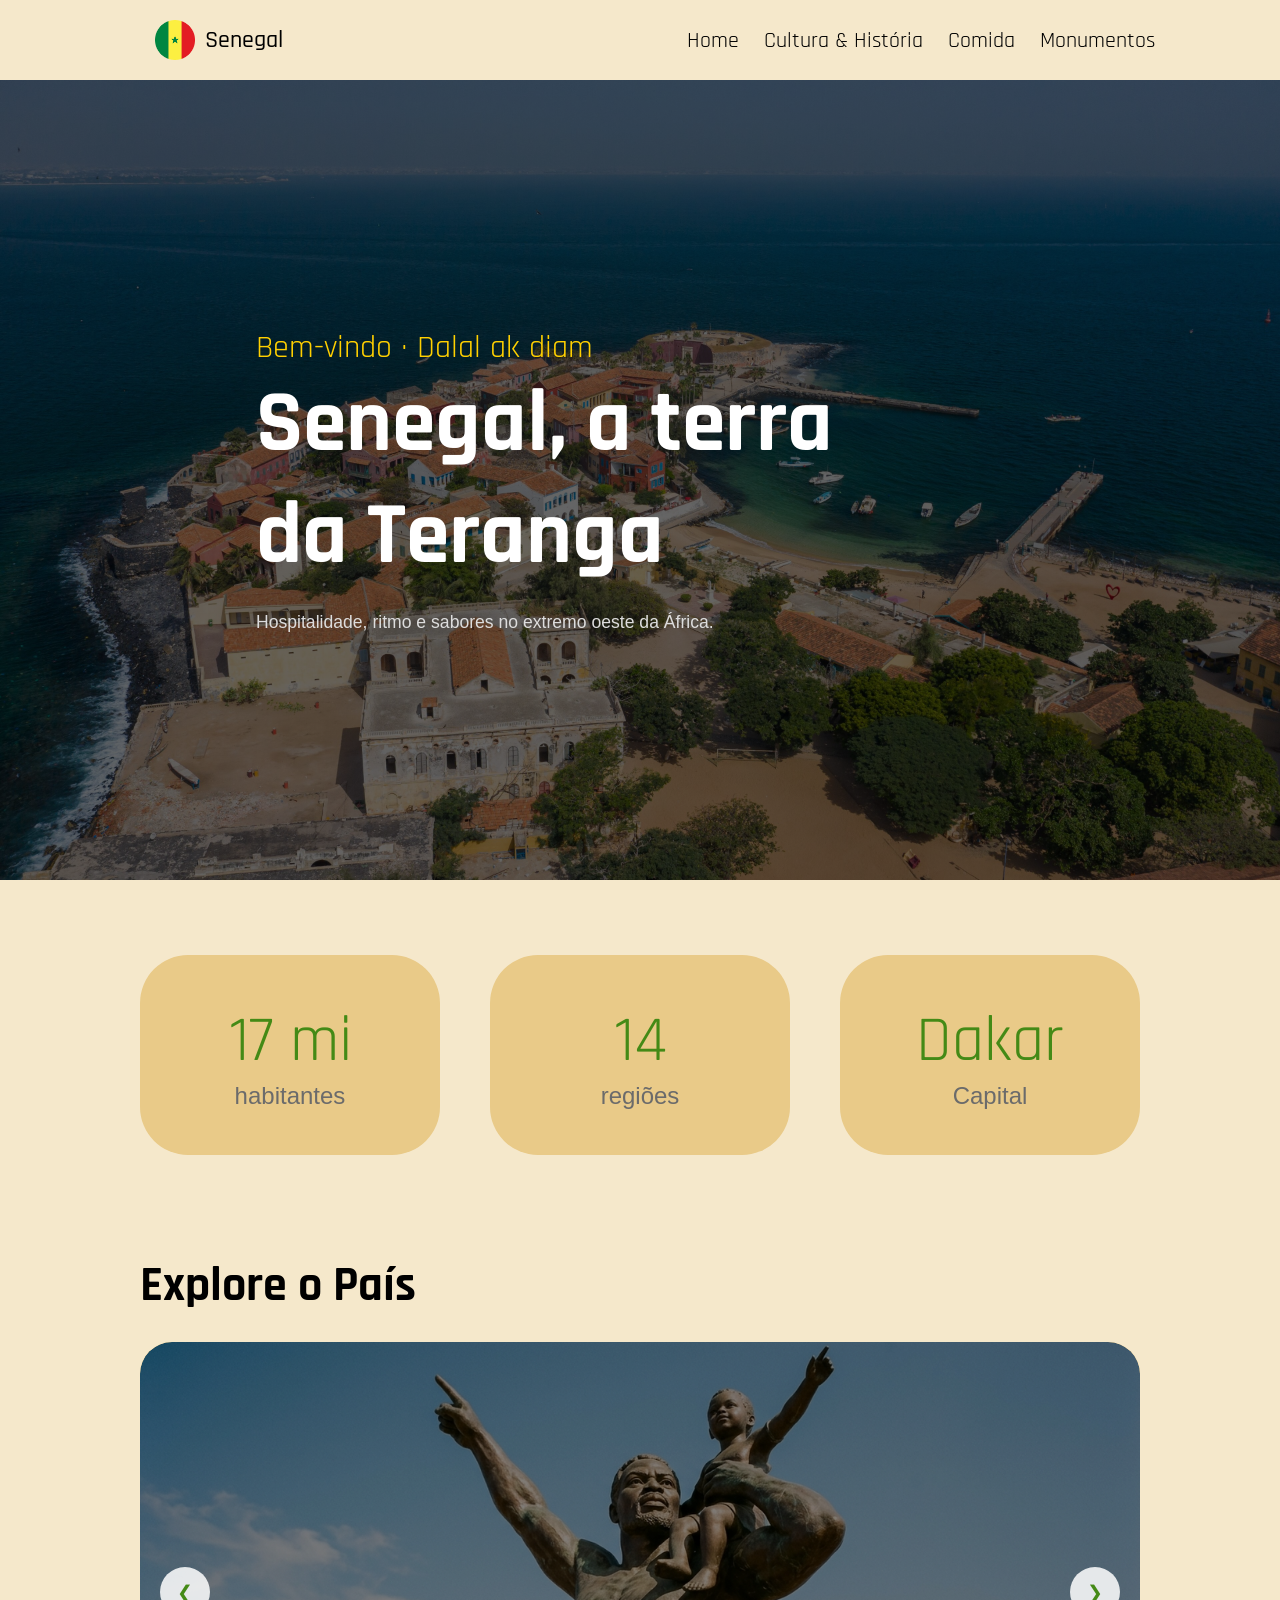
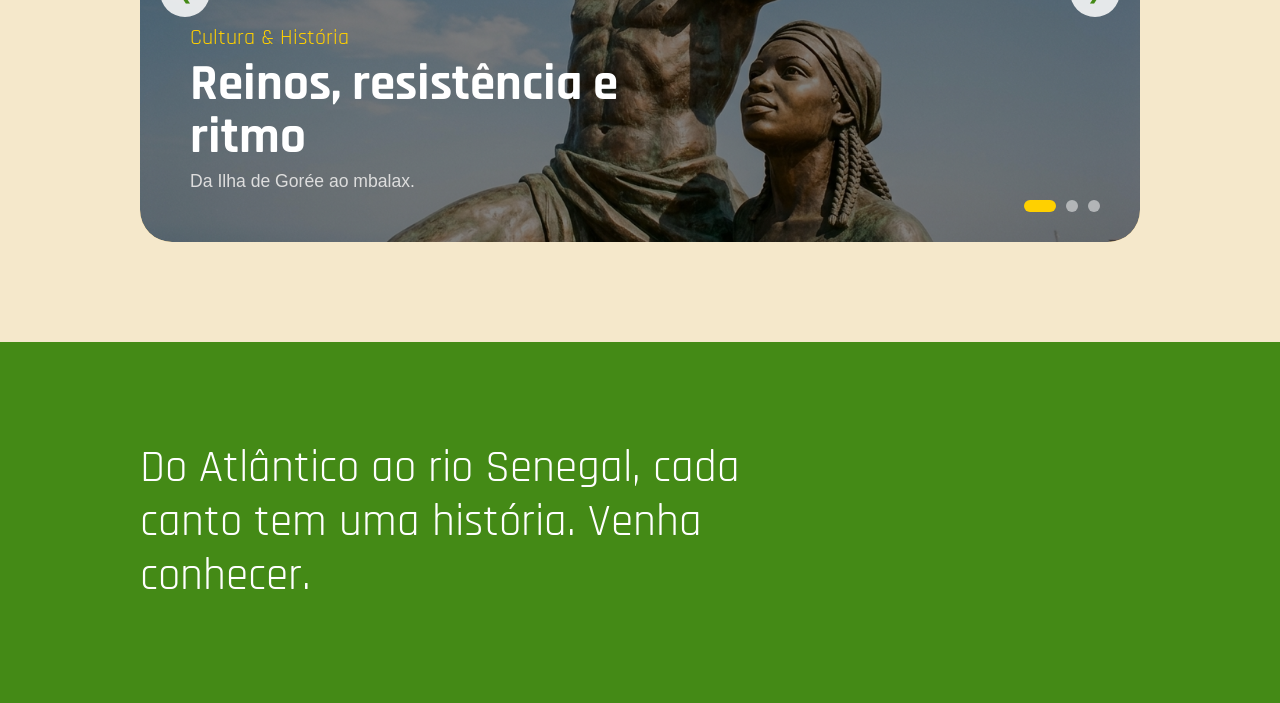
<file: index.html>
<!DOCTYPE html>
<html lang="pt-BR">

<head>
    <meta charset="UTF-8">
    <meta name="viewport" content="width=device-width, initial-scale=1.0">
    <title>Senegal</title>
    <link rel="stylesheet" href="./css/index.css">
    <link rel="stylesheet" href="./css/default.css">
    <script src="./js/index.js" defer></script>
    <script src="./js/default.js" defer></script>
</head>

<body>
    <header class="header">
        <div class="header__content">
            <a class="header__link" href="index.html">
                <img class="header__link__img" src="./assets/imgs/logo.png" />
                <h1 class="header__link__text">
                    Senegal
                </h1>
            </a>
            <nav class="header__nav">
                <ul class="header__nav__list">
                    <li class="header__nav__list-item">
                        <a href="index.html" class="header__nav__link">
                            Home
                        </a>
                    </li>
                    <li class="header__nav__list-item">
                        <a href="culturahistoria.html" class="header__nav__link">
                            Cultura & História
                        </a>
                    </li>
                    <li class="header__nav__list-item">
                        <a href="comida.html" class="header__nav__link">
                            Comida
                        </a>
                    </li>
                    <li class="header__nav__list-item">
                        <a href="monumento.html" class="header__nav__link">
                            Monumentos
                        </a>
                    </li>
                </ul>
            </nav>
            <button class="header__menu-button" type="button">
                    ☰
            </button>
        </div>

    </header>
    <section class="hero-section">
        <span class="hero-section__span1">
            Bem-vindo · Dalal ak diam
        </span>
        <h2 class="hero-section__title">
            Senegal, a terra da Teranga
        </h2>
        <span class="hero-section__span2">
            Hospitalidade, ritmo e sabores no extremo oeste da África.
        </span>
    </section>
    <section class="country-stats-section">
        <ul class="country-stats-section__list">
            <li class="country-stats-section__list-item">
                <span class="country-stats-section__list-item__span1">
                    17 mi
                </span>
                <span class="country-stats-section__list-item__span2">
                    habitantes
                </span>
            </li>
            <li class="country-stats-section__list-item">
                <span class="country-stats-section__list-item__span1">
                    14
                </span>
                <span class="country-stats-section__list-item__span2">
                    regiões
                </span>
            </li>
            <li class="country-stats-section__list-item">
                <span class="country-stats-section__list-item__span1">
                    Dakar
                </span>
                <span class="country-stats-section__list-item__span2">
                    Capital
                </span>
            </li>
        </ul>
    </section>
    <section class="carousel-section">
        <h2 class="carousel-section-title">
            Explore o País
        </h2>
        <div class="carousel-section__wrapper" role="region">
            <ul class="carousel-section__carousel">
                <li class="carousel-item carousel-item--active">
                    <a class="carousel-item__link" href="culturahistoria.html">
                        <img src="./assets/imgs/culturahistoria/bg.jpeg" class="carousel-img"
                            alt="Música e cultura do Senegal">
                        <div class="carousel-item__caption">
                            <span class="carousel-item__tag">Cultura & História</span>
                            <h3 class="carousel-item__title">Reinos, resistência e ritmo</h3>
                            <span class="carousel-item__text">Da Ilha de Gorée ao mbalax.</span>
                        </div>
                    </a>
                </li>
                <li class="carousel-item">
                    <a class="carousel-item__link" href="comida.html">
                        <img src="./assets/imgs/comida/bg.jpg" class="carousel-img"
                            alt="Thieboudienne, prato nacional do Senegal">
                        <div class="carousel-item__caption">
                            <span class="carousel-item__tag">Comida</span>
                            <h3 class="carousel-item__title">Sabores da Teranga</h3>
                            <span class="carousel-item__text">Thieboudienne, yassa, mafé e bissap.</span>
                        </div>
                    </a>
                </li>
                <li class="carousel-item">
                    <a class="carousel-item__link" href="monumento.html">
                        <img src="./assets/imgs/monumento/bg.webp" class="carousel-img"
                            alt="Monumento do Renascimento Africano em Dakar">
                        <div class="carousel-item__caption">
                            <span class="carousel-item__tag">Monumentos</span>
                            <h3 class="carousel-item__title">Lugares para visitar</h3>
                            <span class="carousel-item__text">Lago Rosa, Gorée, Touba e muito mais.</span>
                        </div>
                    </a>
                </li>
            </ul>
            <button class="carousel-section__button carousel-section__button--prev" type="button">&#10094;</button>
            <button class="carousel-section__button carousel-section__button--next" type="button">&#10095;</button>
            <div class="carousel-section__dots"></div>
        </div>
    </section>
    <footer class="home-quote-footer">
        <blockquote class="home-quote-footer__quote">
            <p class="home-quote-footer__quote__text">
                Do Atlântico ao rio Senegal, cada canto tem uma história. Venha conhecer.
            </p>
        </blockquote>
    </footer>
</body>

</html>
</file>
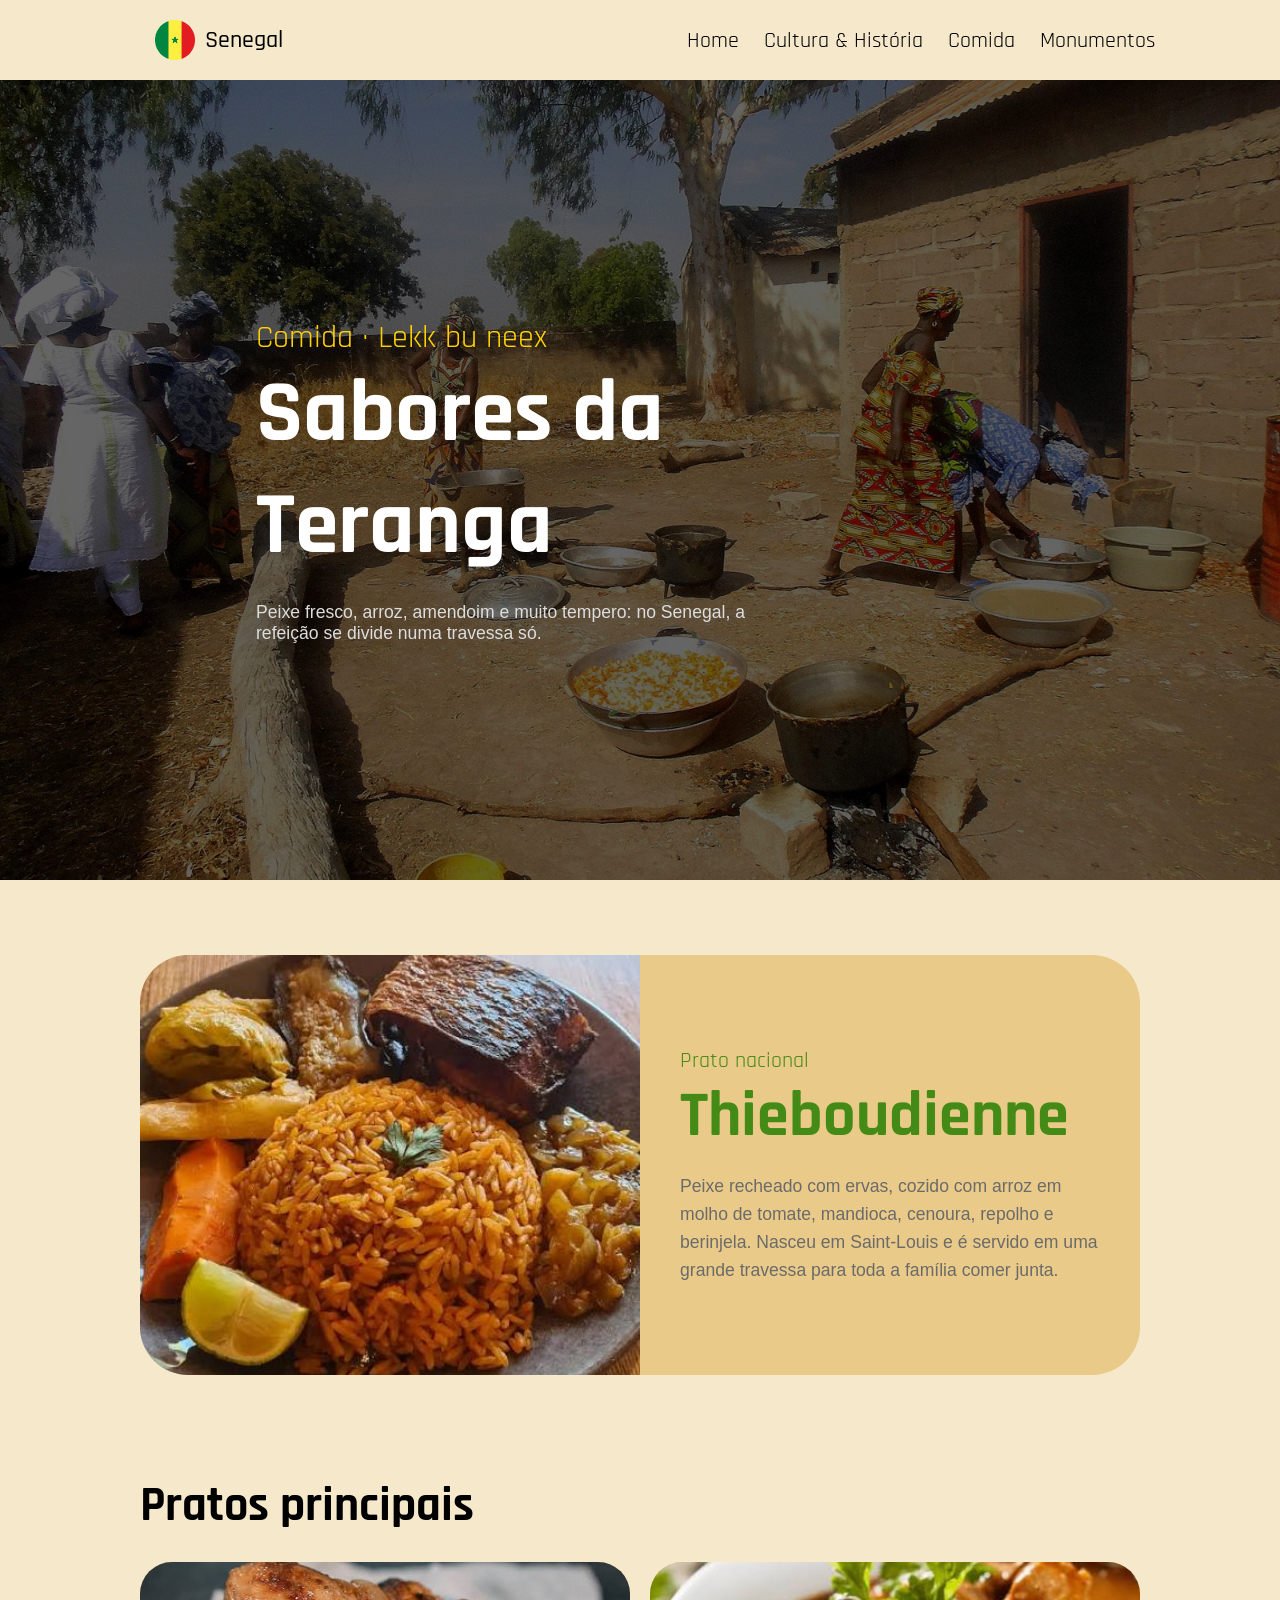
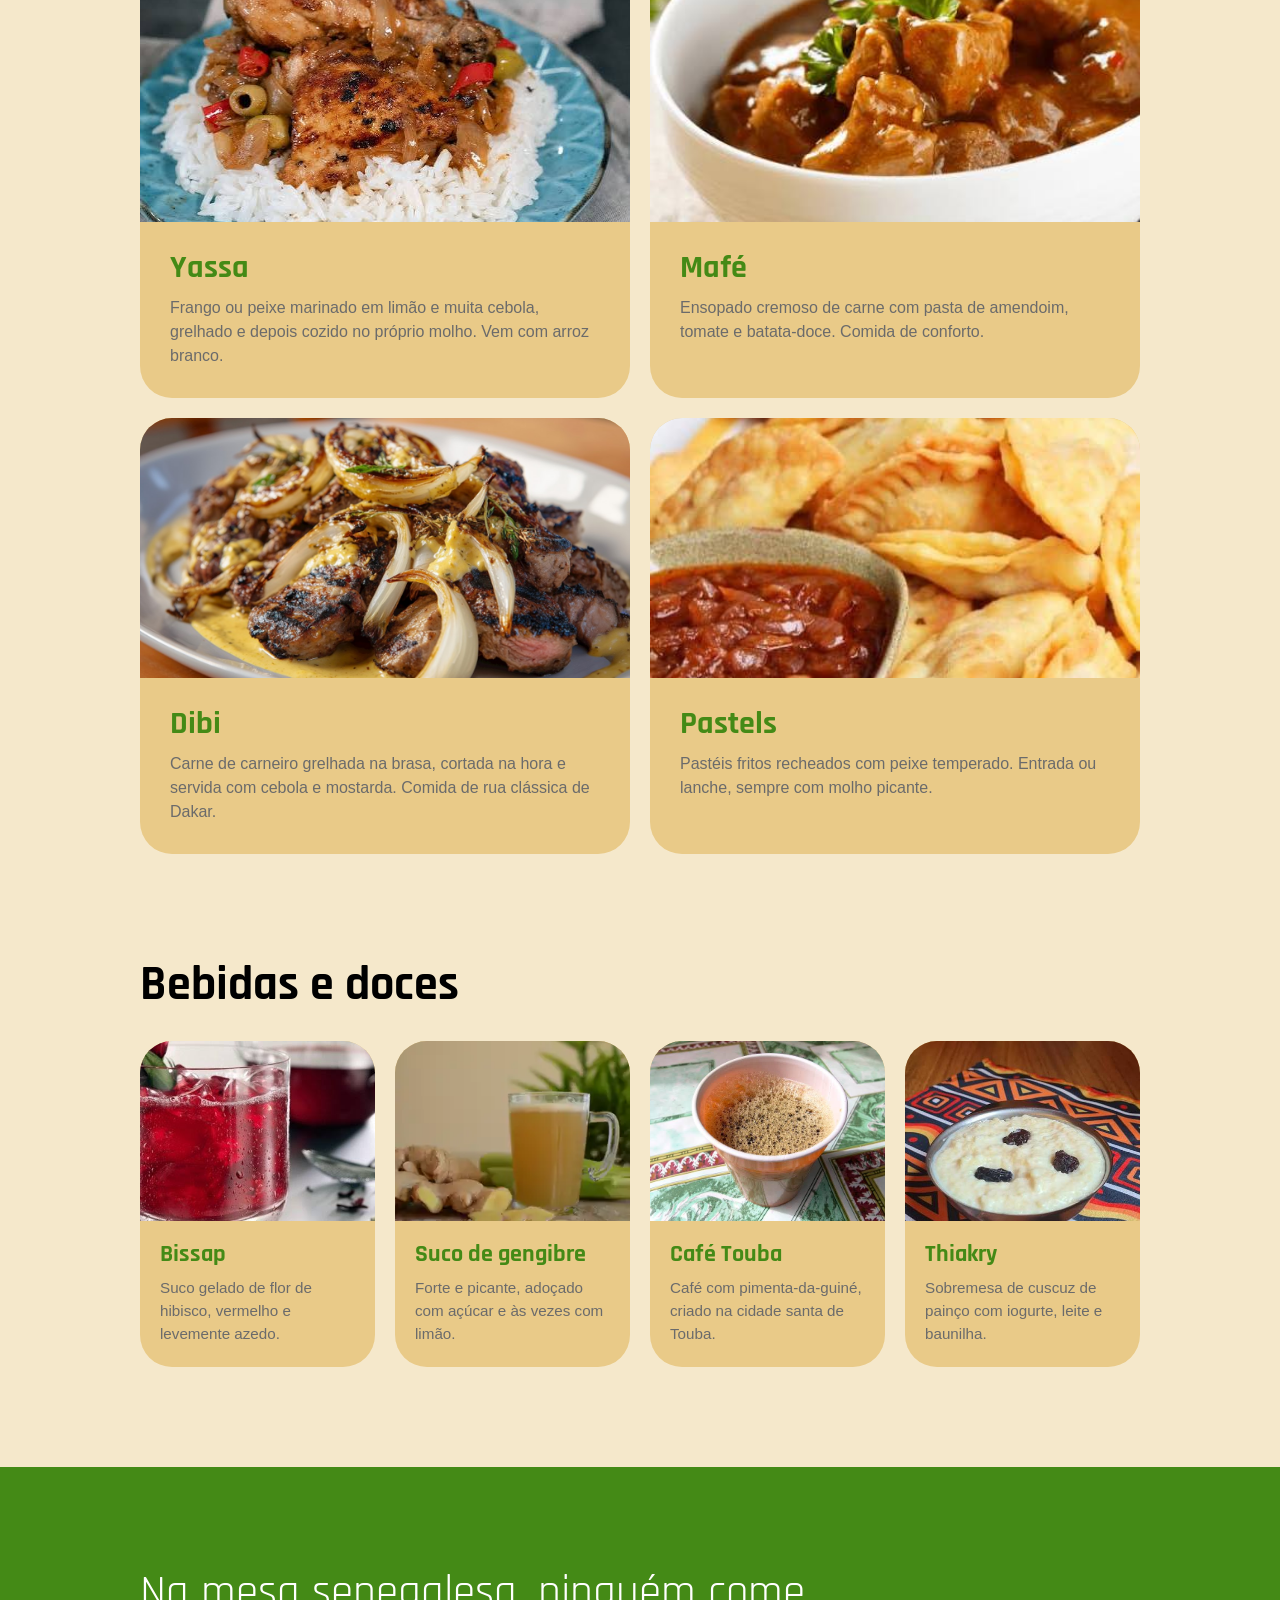
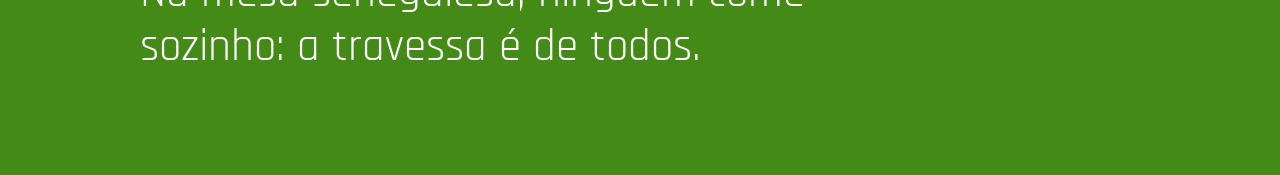
<file: comida.html>
<!DOCTYPE html>
<html lang="pt-BR">

<head>
    <meta charset="UTF-8">
    <meta name="viewport" content="width=device-width, initial-scale=1.0">
    <title>Comida · Senegal</title>
    <link rel="stylesheet" href="./css/default.css">
    <link rel="stylesheet" href="./css/comida.css">
    <script src="./js/default.js" defer></script>
</head>

<body>
    <header class="header">
        <div class="header__content">
            <a class="header__link" href="index.html">
                <img class="header__link__img" src="./assets/imgs/logo.png" />
                <h1 class="header__link__text">
                    Senegal
                </h1>
            </a>
            <nav class="header__nav">
                <ul class="header__nav__list">
                    <li class="header__nav__list-item">
                        <a href="index.html" class="header__nav__link">
                            Home
                        </a>
                    </li>
                    <li class="header__nav__list-item">
                        <a href="culturahistoria.html" class="header__nav__link">
                            Cultura & História
                        </a>
                    </li>
                    <li class="header__nav__list-item">
                        <a href="comida.html" class="header__nav__link">
                            Comida
                        </a>
                    </li>
                    <li class="header__nav__list-item">
                        <a href="monumento.html" class="header__nav__link">
                            Monumentos
                        </a>
                    </li>
                </ul>
            </nav>
            <button class="header__menu-button" type="button">
                    ☰
            </button>
        </div>

    </header>

    <section class="food-hero-section">
        <span class="food-hero-section__span1">
            Comida · Lekk bu neex
        </span>
        <h2 class="food-hero-section__title">
            Sabores da Teranga
        </h2>
        <span class="food-hero-section__span2">
            Peixe fresco, arroz, amendoim e muito tempero: no Senegal, a refeição se divide numa travessa só.
        </span>
    </section>

    <section class="featured-dish-section">
        <div class="featured-dish-section__content">
            <img class="featured-dish-section__img" src="./assets/imgs/comida/thieboudienne.jpg"
                alt="Prato de thieboudienne com peixe, arroz e legumes">
            <div class="featured-dish-section__body">
                <span class="featured-dish-section__tag">
                    Prato nacional
                </span>
                <h2 class="featured-dish-section__title">
                    Thieboudienne
                </h2>
                <p class="featured-dish-section__text">
                    Peixe recheado com ervas, cozido com arroz em molho de tomate, mandioca, cenoura, repolho e
                    berinjela. Nasceu em Saint-Louis e é servido em uma grande travessa para toda a família comer
                    junta.
                </p>
            </div>
        </div>
    </section>

    <section class="dishes-section">
        <h2 class="section-title">
            Pratos principais
        </h2>
        <ul class="dishes-section__list">
            <li class="dish-card">
                <img class="dish-card__img" src="./assets/imgs/comida/yassa.jfif" alt="Poulet yassa">
                <div class="dish-card__body">
                    <h3 class="dish-card__title">
                        Yassa
                    </h3>
                    <p class="dish-card__text">
                        Frango ou peixe marinado em limão e muita cebola, grelhado e depois cozido no próprio molho.
                        Vem com arroz branco.
                    </p>
                </div>
            </li>
            <li class="dish-card">
                <img class="dish-card__img" src="./assets/imgs/comida/mafe.jfif" alt="Mafé">
                <div class="dish-card__body">
                    <h3 class="dish-card__title">
                        Mafé
                    </h3>
                    <p class="dish-card__text">
                        Ensopado cremoso de carne com pasta de amendoim, tomate e batata-doce. Comida de conforto.
                    </p>
                </div>
            </li>
            <li class="dish-card">
                <img class="dish-card__img" src="./assets/imgs/comida/dibi.jpg" alt="Dibi">
                <div class="dish-card__body">
                    <h3 class="dish-card__title">
                        Dibi
                    </h3>
                    <p class="dish-card__text">
                        Carne de carneiro grelhada na brasa, cortada na hora e servida com cebola e mostarda. Comida
                        de rua clássica de Dakar.
                    </p>
                </div>
            </li>
            <li class="dish-card">
                <img class="dish-card__img" src="./assets/imgs/comida/pastels.jfif" alt="Pastels">
                <div class="dish-card__body">
                    <h3 class="dish-card__title">
                        Pastels
                    </h3>
                    <p class="dish-card__text">
                        Pastéis fritos recheados com peixe temperado. Entrada ou lanche, sempre com molho picante.
                    </p>
                </div>
            </li>
        </ul>
    </section>

    <section class="drinks-section">
        <h2 class="section-title">
            Bebidas e doces
        </h2>
        <ul class="drinks-section__list">
            <li class="dish-card dish-card--small">
                <img class="dish-card__img" src="./assets/imgs/comida/bissap.jfif" alt="Copo de bissap">
                <div class="dish-card__body">
                    <h3 class="dish-card__title">
                        Bissap
                    </h3>
                    <p class="dish-card__text">
                        Suco gelado de flor de hibisco, vermelho e levemente azedo.
                    </p>
                </div>
            </li>
            <li class="dish-card dish-card--small">
                <img class="dish-card__img" src="./assets/imgs/comida/gingembre.webp" alt="Suco de gengibre">
                <div class="dish-card__body">
                    <h3 class="dish-card__title">
                        Suco de gengibre
                    </h3>
                    <p class="dish-card__text">
                        Forte e picante, adoçado com açúcar e às vezes com limão.
                    </p>
                </div>
            </li>
            <li class="dish-card dish-card--small">
                <img class="dish-card__img" src="./assets/imgs/comida/cafe-touba.jfif" alt="Café Touba">
                <div class="dish-card__body">
                    <h3 class="dish-card__title">
                        Café Touba
                    </h3>
                    <p class="dish-card__text">
                        Café com pimenta-da-guiné, criado na cidade santa de Touba.
                    </p>
                </div>
            </li>
            <li class="dish-card dish-card--small">
                <img class="dish-card__img" src="./assets/imgs/comida/thiakry.jfif" alt="Thiakry">
                <div class="dish-card__body">
                    <h3 class="dish-card__title">
                        Thiakry
                    </h3>
                    <p class="dish-card__text">
                        Sobremesa de cuscuz de painço com iogurte, leite e baunilha.
                    </p>
                </div>
            </li>
        </ul>
    </section>

    <footer class="food-quote-footer">
        <blockquote class="food-quote-footer__quote">
            <p class="food-quote-footer__quote__text">
                Na mesa senegalesa, ninguém come sozinho: a travessa é de todos.
            </p>
        </blockquote>
    </footer>
</body>

</html>
</file>
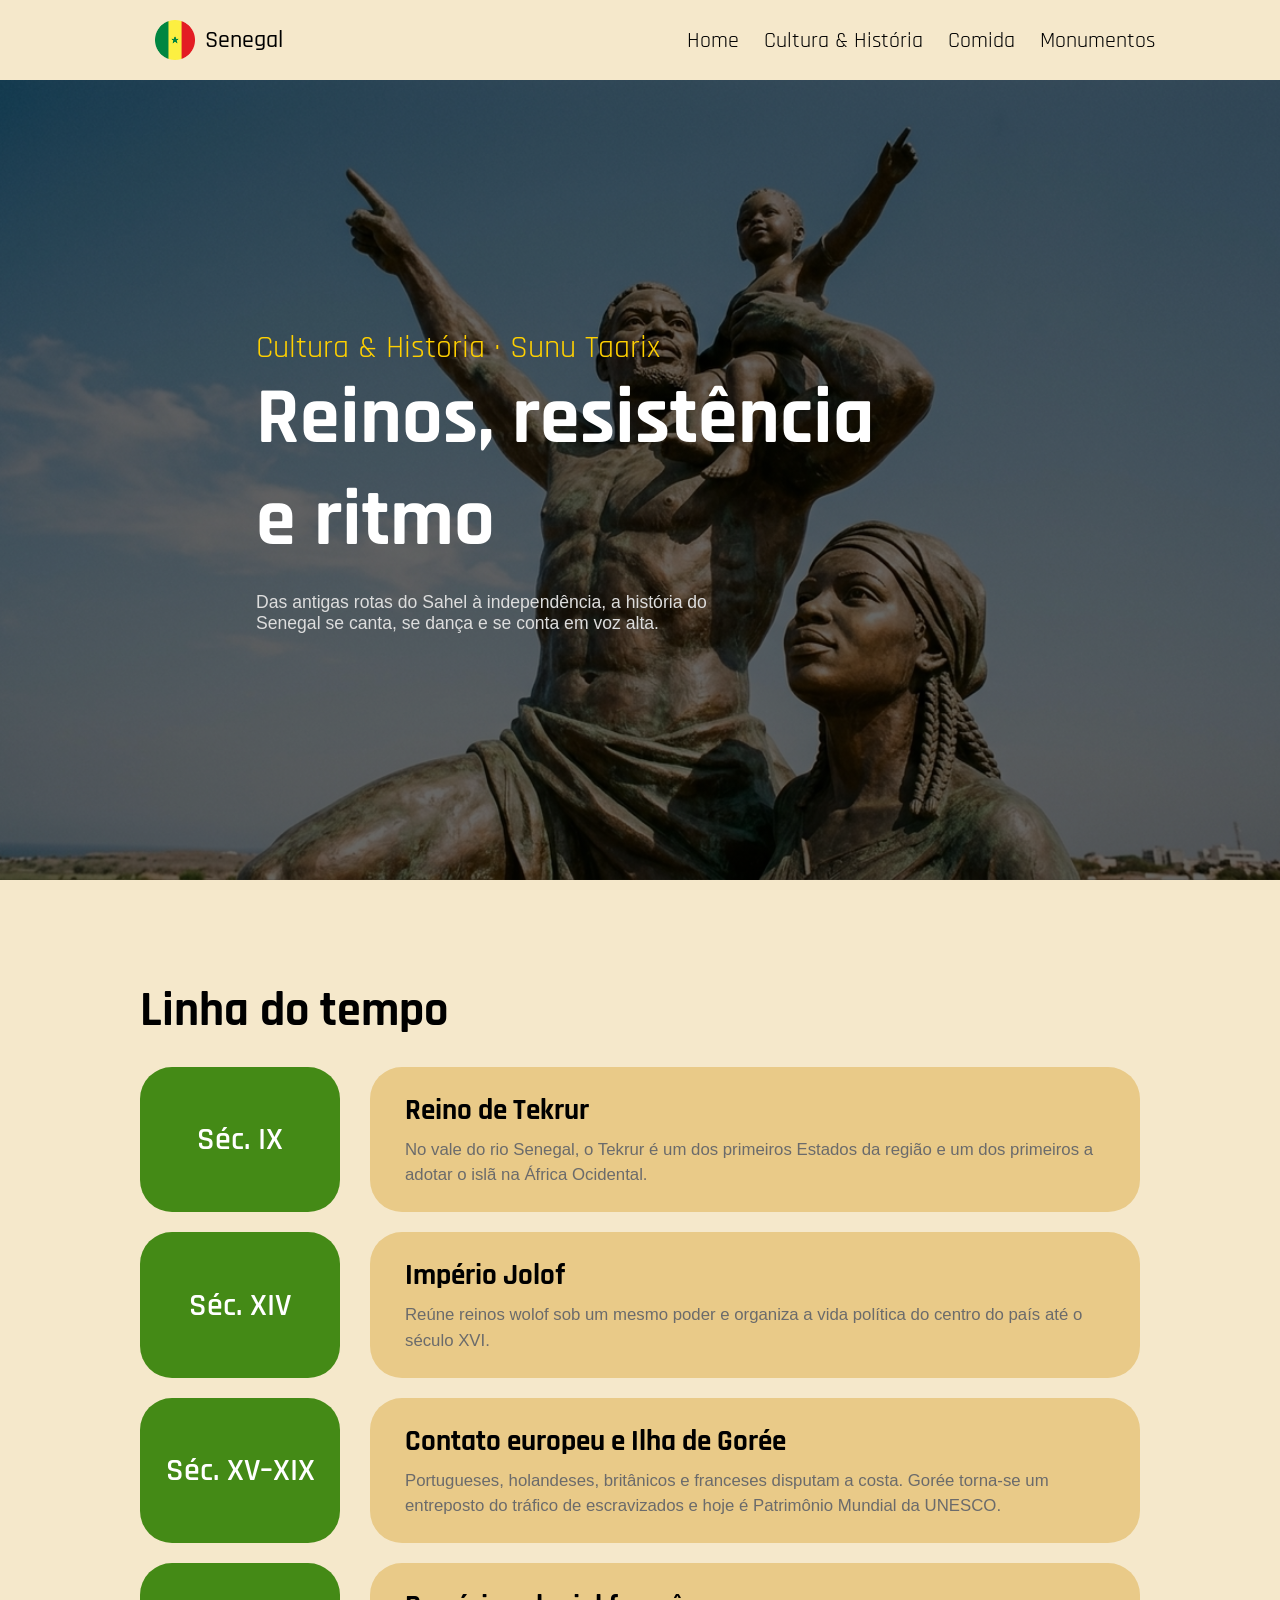
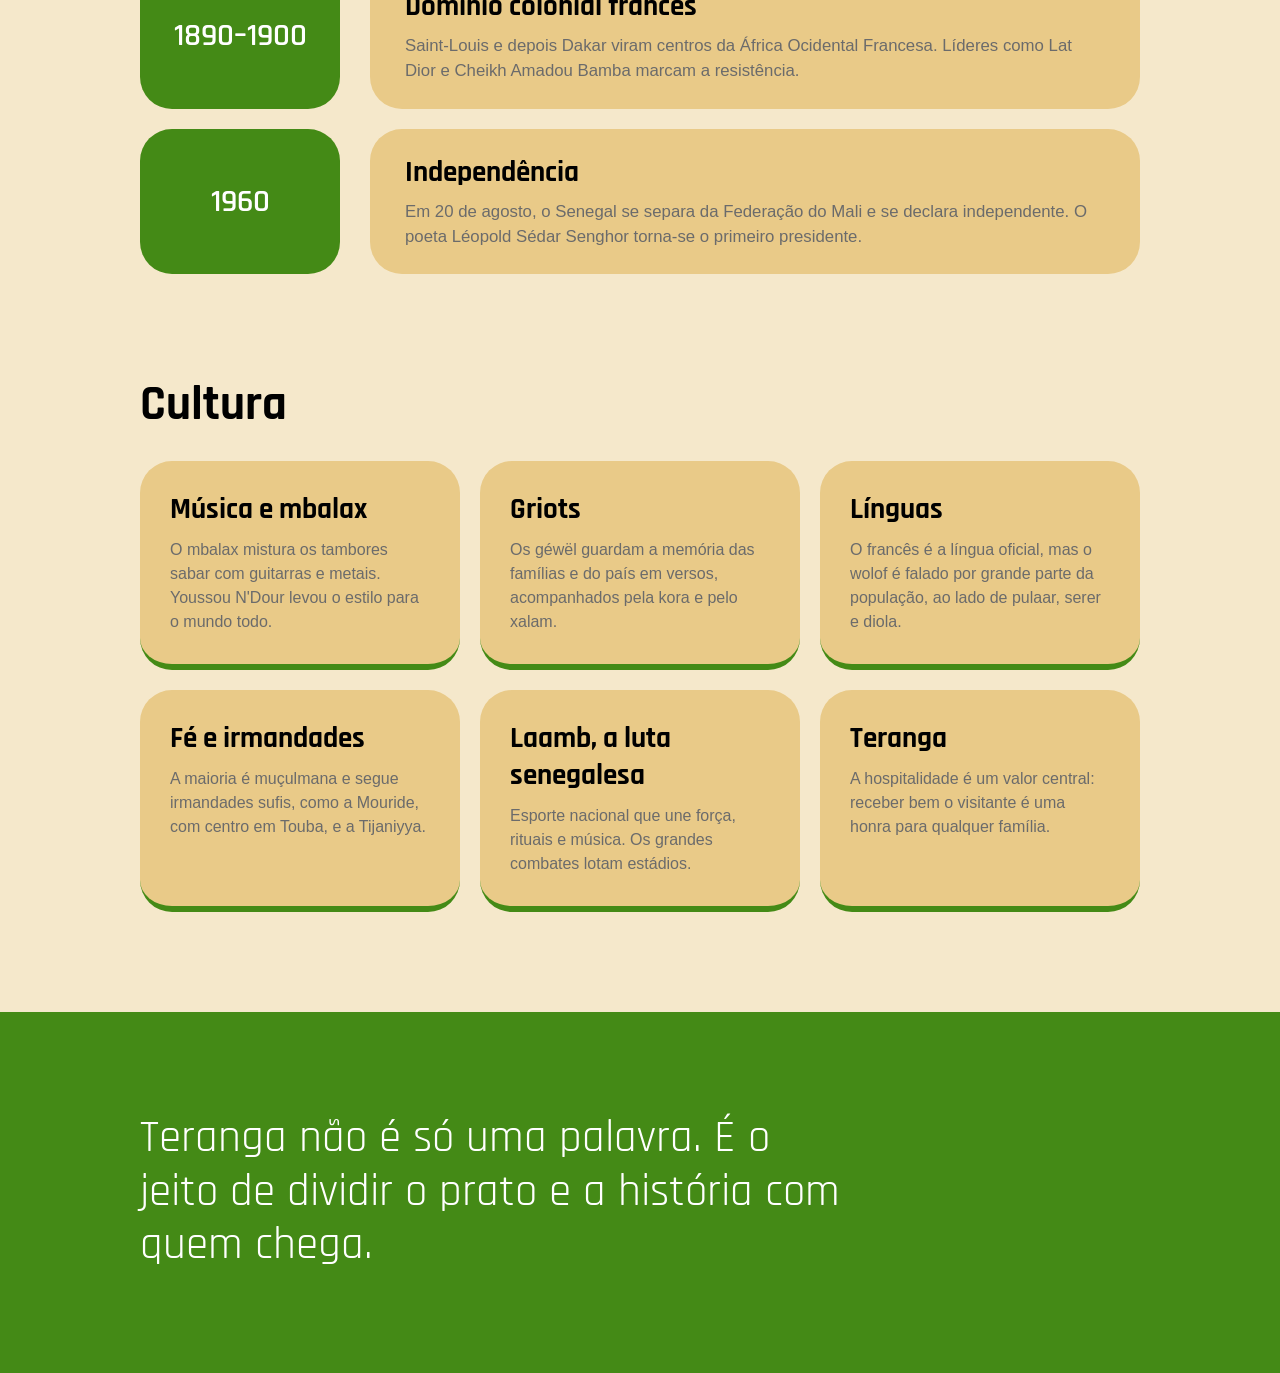
<file: culturahistoria.html>
<!DOCTYPE html>
<html lang="pt-BR">

<head>
    <meta charset="UTF-8">
    <meta name="viewport" content="width=device-width, initial-scale=1.0">
    <title>Cultura & História · Senegal</title>
    <link rel="stylesheet" href="./css/default.css">
    <link rel="stylesheet" href="./css/culturahistoria.css">
    <script src="./js/default.js" defer></script>
</head>

<body>
    <header class="header">
        <div class="header__content">
            <a class="header__link" href="index.html">
                <img class="header__link__img" src="./assets/imgs/logo.png" />
                <h1 class="header__link__text">
                    Senegal
                </h1>
            </a>
            <nav class="header__nav">
                <ul class="header__nav__list">
                    <li class="header__nav__list-item">
                        <a href="index.html" class="header__nav__link">
                            Home
                        </a>
                    </li>
                    <li class="header__nav__list-item">
                        <a href="culturahistoria.html" class="header__nav__link">
                            Cultura & História
                        </a>
                    </li>
                    <li class="header__nav__list-item">
                        <a href="comida.html" class="header__nav__link">
                            Comida
                        </a>
                    </li>
                    <li class="header__nav__list-item">
                        <a href="monumento.html" class="header__nav__link">
                            Monumentos
                        </a>
                    </li>
                </ul>
            </nav>
            <button class="header__menu-button" type="button">
                    ☰
            </button>
        </div>

    </header>

    <section class="page-hero-section">
        <span class="page-hero-section__span1">
            Cultura & História · Sunu Taarix
        </span>
        <h2 class="page-hero-section__title">
            Reinos, resistência e ritmo
        </h2>
        <span class="page-hero-section__span2">
            Das antigas rotas do Sahel à independência, a história do Senegal se canta, se dança e se conta em voz alta.
        </span>
    </section>

    <section class="history-section">
        <h2 class="section-title">
            Linha do tempo
        </h2>
        <ol class="history-section__list">
            <li class="history-section__list-item">
                <span class="history-section__list-item__year">
                    Séc. IX
                </span>
                <div class="history-section__list-item__body">
                    <h3 class="history-section__list-item__title">
                        Reino de Tekrur
                    </h3>
                    <p class="history-section__list-item__text">
                        No vale do rio Senegal, o Tekrur é um dos primeiros Estados da região e um dos primeiros a
                        adotar o islã na África Ocidental.
                    </p>
                </div>
            </li>
            <li class="history-section__list-item">
                <span class="history-section__list-item__year">
                    Séc. XIV
                </span>
                <div class="history-section__list-item__body">
                    <h3 class="history-section__list-item__title">
                        Império Jolof
                    </h3>
                    <p class="history-section__list-item__text">
                        Reúne reinos wolof sob um mesmo poder e organiza a vida política do centro do país até o século
                        XVI.
                    </p>
                </div>
            </li>
            <li class="history-section__list-item">
                <span class="history-section__list-item__year">
                    Séc. XV–XIX
                </span>
                <div class="history-section__list-item__body">
                    <h3 class="history-section__list-item__title">
                        Contato europeu e Ilha de Gorée
                    </h3>
                    <p class="history-section__list-item__text">
                        Portugueses, holandeses, britânicos e franceses disputam a costa. Gorée torna-se um entreposto
                        do tráfico de escravizados e hoje é Patrimônio Mundial da UNESCO.
                    </p>
                </div>
            </li>
            <li class="history-section__list-item">
                <span class="history-section__list-item__year">
                    1890–1900
                </span>
                <div class="history-section__list-item__body">
                    <h3 class="history-section__list-item__title">
                        Domínio colonial francês
                    </h3>
                    <p class="history-section__list-item__text">
                        Saint-Louis e depois Dakar viram centros da África Ocidental Francesa. Líderes como Lat Dior e
                        Cheikh Amadou Bamba marcam a resistência.
                    </p>
                </div>
            </li>
            <li class="history-section__list-item">
                <span class="history-section__list-item__year">
                    1960
                </span>
                <div class="history-section__list-item__body">
                    <h3 class="history-section__list-item__title">
                        Independência
                    </h3>
                    <p class="history-section__list-item__text">
                        Em 20 de agosto, o Senegal se separa da Federação do Mali e se declara independente. O poeta
                        Léopold Sédar Senghor torna-se o primeiro presidente.
                    </p>
                </div>
            </li>
        </ol>
    </section>

    <section class="culture-section">
        <h2 class="section-title">
            Cultura
        </h2>
        <ul class="culture-section__list">
            <li class="culture-section__list-item">
                <h3 class="culture-section__list-item__title">
                    Música e mbalax
                </h3>
                <p class="culture-section__list-item__text">
                    O mbalax mistura os tambores sabar com guitarras e metais. Youssou N'Dour levou o estilo para o
                    mundo todo.
                </p>
            </li>
            <li class="culture-section__list-item">
                <h3 class="culture-section__list-item__title">
                    Griots
                </h3>
                <p class="culture-section__list-item__text">
                    Os géwël guardam a memória das famílias e do país em versos, acompanhados pela kora e pelo xalam.
                </p>
            </li>
            <li class="culture-section__list-item">
                <h3 class="culture-section__list-item__title">
                    Línguas
                </h3>
                <p class="culture-section__list-item__text">
                    O francês é a língua oficial, mas o wolof é falado por grande parte da população, ao lado de
                    pulaar, serer e diola.
                </p>
            </li>
            <li class="culture-section__list-item">
                <h3 class="culture-section__list-item__title">
                    Fé e irmandades
                </h3>
                <p class="culture-section__list-item__text">
                    A maioria é muçulmana e segue irmandades sufis, como a Mouride, com centro em Touba, e a Tijaniyya.
                </p>
            </li>
            <li class="culture-section__list-item">
                <h3 class="culture-section__list-item__title">
                    Laamb, a luta senegalesa
                </h3>
                <p class="culture-section__list-item__text">
                    Esporte nacional que une força, rituais e música. Os grandes combates lotam estádios.
                </p>
            </li>
            <li class="culture-section__list-item">
                <h3 class="culture-section__list-item__title">
                    Teranga
                </h3>
                <p class="culture-section__list-item__text">
                    A hospitalidade é um valor central: receber bem o visitante é uma honra para qualquer família.
                </p>
            </li>
        </ul>
    </section>

    <footer class="quote-footer">
        <blockquote class="quote-footer__quote">
            <p class="quote-footer__quote__text">
                Teranga não é só uma palavra. É o jeito de dividir o prato e a história com quem chega.
            </p>
        </blockquote>
    </footer>
</body>

</html>
</file>
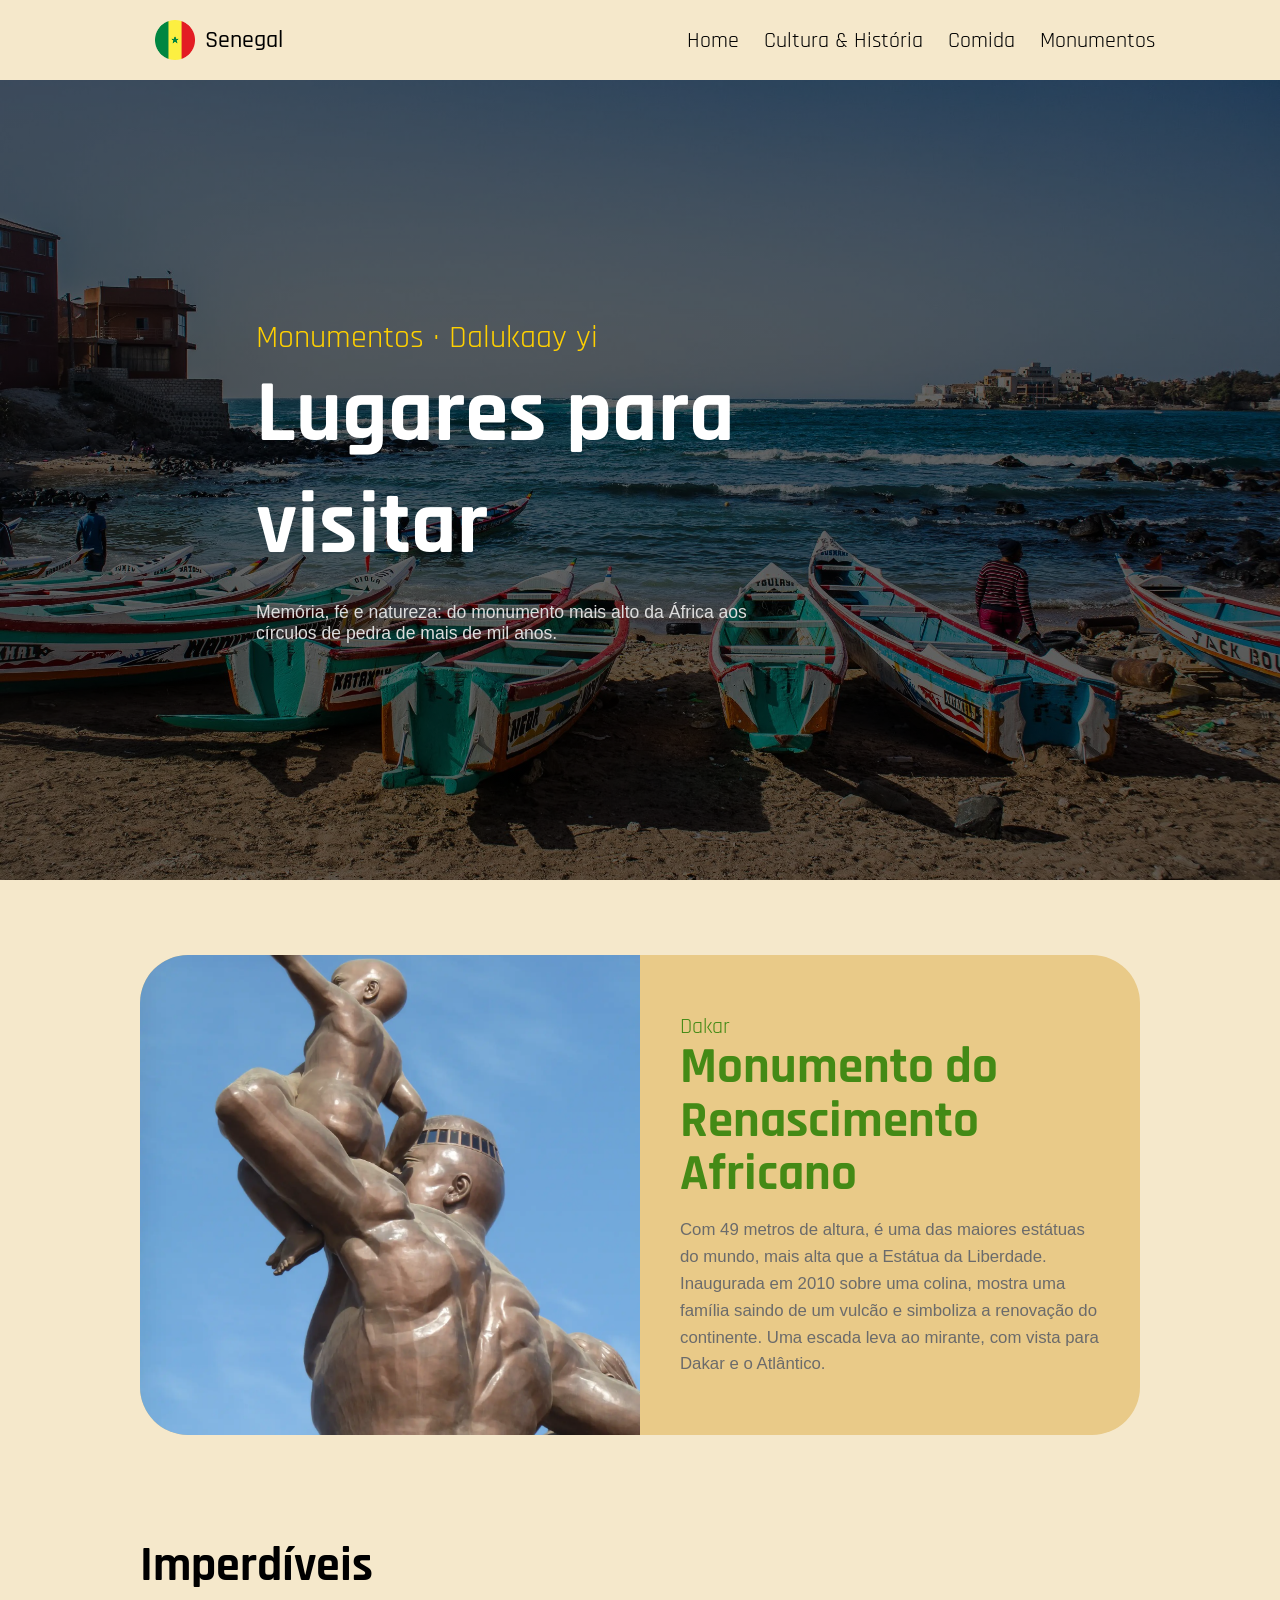
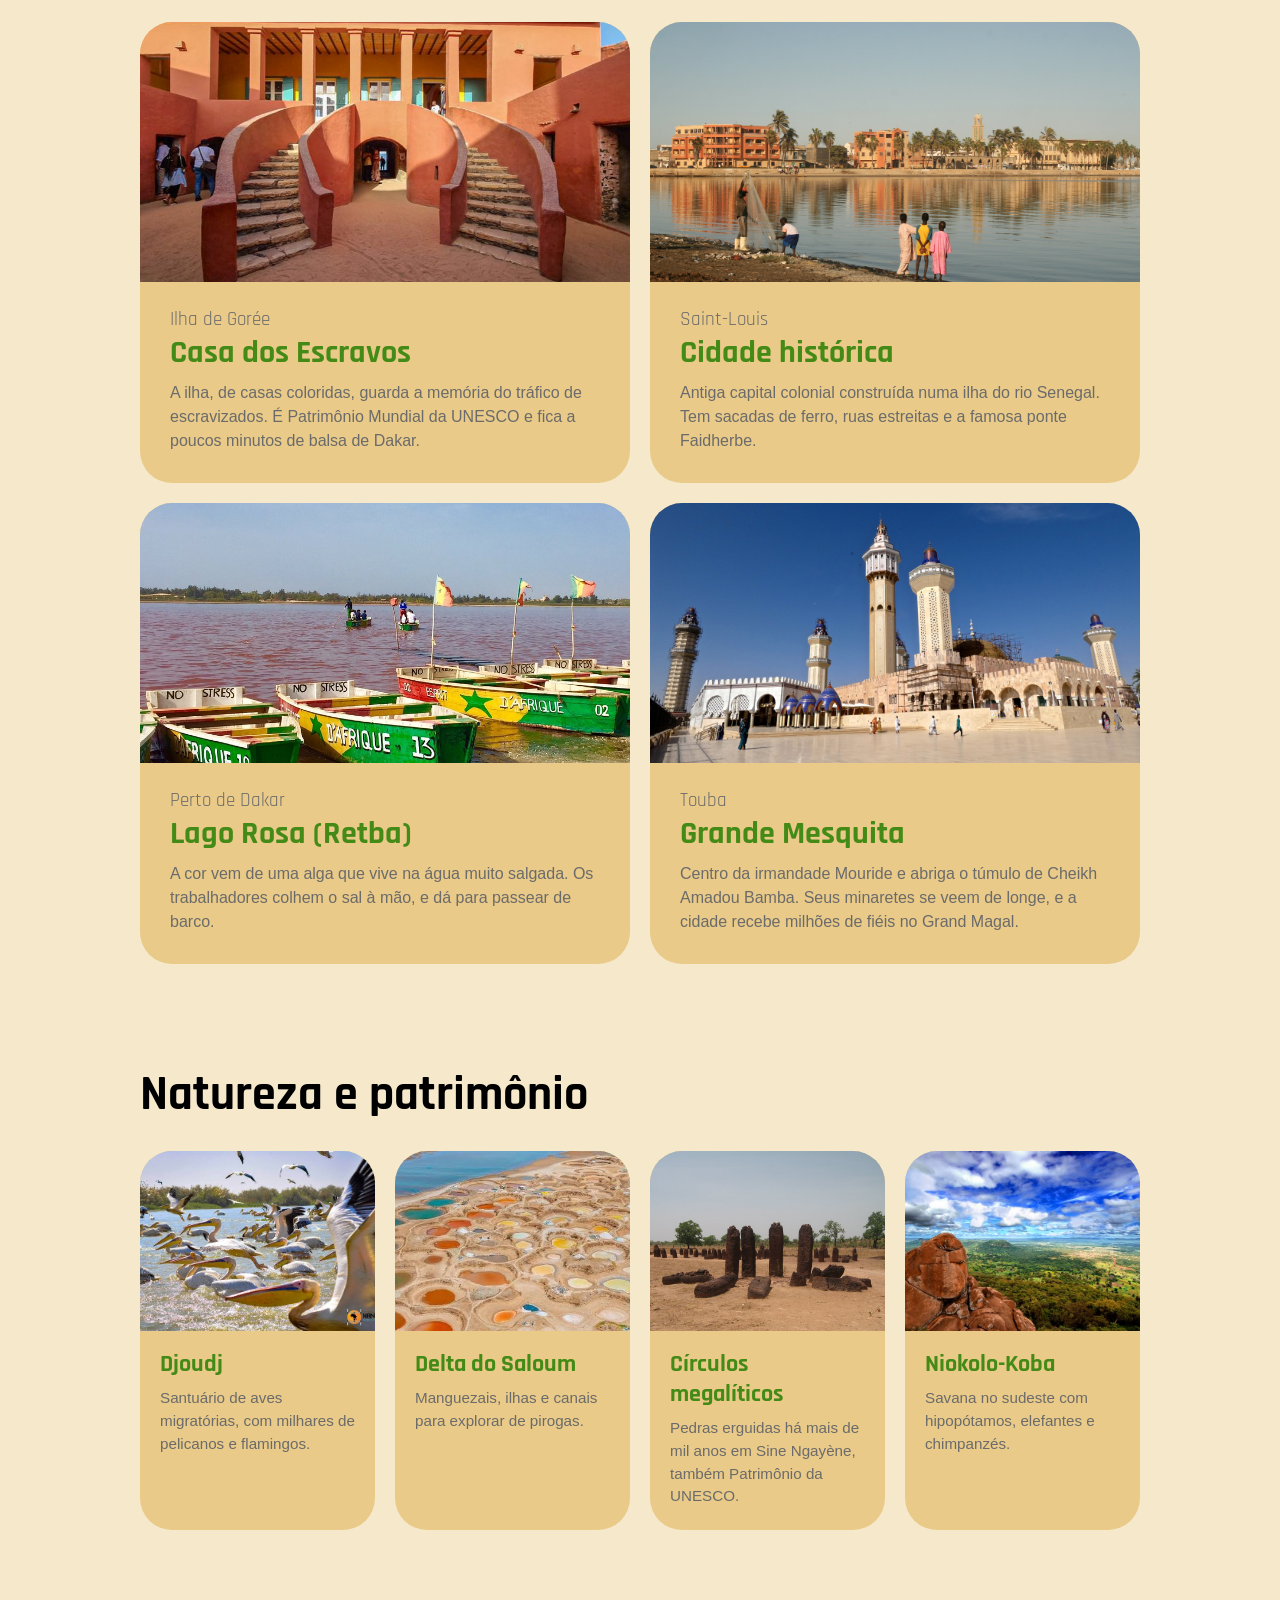
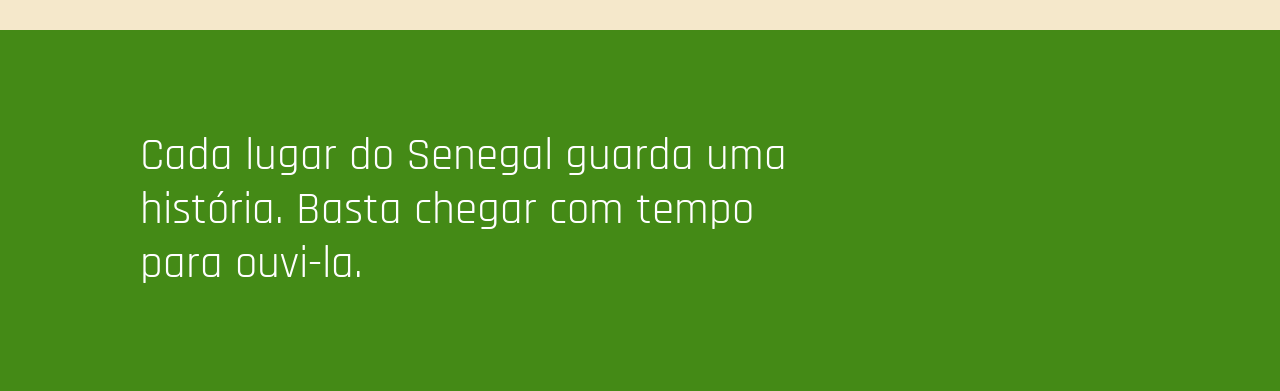
<file: monumento.html>
<!DOCTYPE html>
<html lang="pt-BR">

<head>
    <meta charset="UTF-8">
    <meta name="viewport" content="width=device-width, initial-scale=1.0">
    <title>Monumentos · Senegal</title>
    <link rel="stylesheet" href="./css/default.css">
    <link rel="stylesheet" href="./css/monumento.css">
    <script src="./js/default.js" defer></script>
</head>

<body>
    <header class="header">
        <div class="header__content">
            <a class="header__link" href="index.html">
                <img class="header__link__img" src="./assets/imgs/logo.png" />
                <h1 class="header__link__text">
                    Senegal
                </h1>
            </a>
            <nav class="header__nav">
                <ul class="header__nav__list">
                    <li class="header__nav__list-item">
                        <a href="index.html" class="header__nav__link">
                            Home
                        </a>
                    </li>
                    <li class="header__nav__list-item">
                        <a href="culturahistoria.html" class="header__nav__link">
                            Cultura & História
                        </a>
                    </li>
                    <li class="header__nav__list-item">
                        <a href="comida.html" class="header__nav__link">
                            Comida
                        </a>
                    </li>
                    <li class="header__nav__list-item">
                        <a href="monumento.html" class="header__nav__link">
                            Monumentos
                        </a>
                    </li>
                </ul>
            </nav>
            <button class="header__menu-button" type="button">
                    ☰
            </button>
        </div>

    </header>

    <section class="monuments-hero-section">
        <span class="monuments-hero-section__span1">
            Monumentos · Dalukaay yi
        </span>
        <h2 class="monuments-hero-section__title">
            Lugares para visitar
        </h2>
        <span class="monuments-hero-section__span2">
            Memória, fé e natureza: do monumento mais alto da África aos círculos de pedra de mais de mil anos.
        </span>
    </section>

    <section class="featured-place-section">
        <div class="featured-place-section__content">
            <img class="featured-place-section__img" src="./assets/imgs/monumento/renascimento-africano.webp"
                alt="Monumento do Renascimento Africano em Dakar">
            <div class="featured-place-section__body">
                <span class="featured-place-section__tag">
                    Dakar
                </span>
                <h2 class="featured-place-section__title">
                    Monumento do Renascimento Africano
                </h2>
                <p class="featured-place-section__text">
                    Com 49 metros de altura, é uma das maiores estátuas do mundo, mais alta que a Estátua da Liberdade.
                    Inaugurada em 2010 sobre uma colina, mostra uma família saindo de um vulcão e simboliza a
                    renovação do continente. Uma escada leva ao mirante, com vista para Dakar e o Atlântico.
                </p>
            </div>
        </div>
    </section>

    <section class="places-section">
        <h2 class="section-title">
            Imperdíveis
        </h2>
        <ul class="places-section__list">
            <li class="place-card">
                <img class="place-card__img" src="./assets/imgs/monumento/goree.jpg" alt="Ilha de Gorée">
                <div class="place-card__body">
                    <span class="place-card__location">
                        Ilha de Gorée
                    </span>
                    <h3 class="place-card__title">
                        Casa dos Escravos
                    </h3>
                    <p class="place-card__text">
                        A ilha, de casas coloridas, guarda a memória do tráfico de escravizados. É Patrimônio Mundial
                        da UNESCO e fica a poucos minutos de balsa de Dakar.
                    </p>
                </div>
            </li>
            <li class="place-card">
                <img class="place-card__img" src="./assets/imgs/monumento/saint-louis.jfif"
                    alt="Centro histórico de Saint-Louis">
                <div class="place-card__body">
                    <span class="place-card__location">
                        Saint-Louis
                    </span>
                    <h3 class="place-card__title">
                        Cidade histórica
                    </h3>
                    <p class="place-card__text">
                        Antiga capital colonial construída numa ilha do rio Senegal. Tem sacadas de ferro, ruas
                        estreitas e a famosa ponte Faidherbe.
                    </p>
                </div>
            </li>
            <li class="place-card">
                <img class="place-card__img" src="./assets/imgs/monumento/lago-rosa.jpg" alt="Lago Rosa">
                <div class="place-card__body">
                    <span class="place-card__location">
                        Perto de Dakar
                    </span>
                    <h3 class="place-card__title">
                        Lago Rosa (Retba)
                    </h3>
                    <p class="place-card__text">
                        A cor vem de uma alga que vive na água muito salgada. Os trabalhadores colhem o sal à mão, e
                        dá para passear de barco.
                    </p>
                </div>
            </li>
            <li class="place-card">
                <img class="place-card__img" src="./assets/imgs/monumento/mesquita-touba.jpg"
                    alt="Grande Mesquita de Touba">
                <div class="place-card__body">
                    <span class="place-card__location">
                        Touba
                    </span>
                    <h3 class="place-card__title">
                        Grande Mesquita
                    </h3>
                    <p class="place-card__text">
                        Centro da irmandade Mouride e abriga o túmulo de Cheikh Amadou Bamba. Seus minaretes se veem
                        de longe, e a cidade recebe milhões de fiéis no Grand Magal.
                    </p>
                </div>
            </li>
        </ul>
    </section>

    <section class="nature-section">
        <h2 class="section-title">
            Natureza e patrimônio
        </h2>
        <ul class="nature-section__list">
            <li class="place-card place-card--small">
                <img class="place-card__img" src="./assets/imgs/monumento/Djoudj.jfif" alt="Parque Nacional de Djoudj">
                <div class="place-card__body">
                    <h3 class="place-card__title">
                        Djoudj
                    </h3>
                    <p class="place-card__text">
                        Santuário de aves migratórias, com milhares de pelicanos e flamingos.
                    </p>
                </div>
            </li>
            <li class="place-card place-card--small">
                <img class="place-card__img" src="./assets/imgs/monumento/saloum.jfif" alt="Delta do Saloum">
                <div class="place-card__body">
                    <h3 class="place-card__title">
                        Delta do Saloum
                    </h3>
                    <p class="place-card__text">
                        Manguezais, ilhas e canais para explorar de pirogas.
                    </p>
                </div>
            </li>
            <li class="place-card place-card--small">
                <img class="place-card__img" src="./assets/imgs/monumento/circulos-megaliticos.jpg"
                    alt="Círculos megalíticos de Sine Ngayène">
                <div class="place-card__body">
                    <h3 class="place-card__title">
                        Círculos megalíticos
                    </h3>
                    <p class="place-card__text">
                        Pedras erguidas há mais de mil anos em Sine Ngayène, também Patrimônio da UNESCO.
                    </p>
                </div>
            </li>
            <li class="place-card place-card--small">
                <img class="place-card__img" src="./assets/imgs/monumento/niokolo-koba.jfif"
                    alt="Parque Nacional Niokolo-Koba">
                <div class="place-card__body">
                    <h3 class="place-card__title">
                        Niokolo-Koba
                    </h3>
                    <p class="place-card__text">
                        Savana no sudeste com hipopótamos, elefantes e chimpanzés.
                    </p>
                </div>
            </li>
        </ul>
    </section>

    <footer class="monuments-quote-footer">
        <blockquote class="monuments-quote-footer__quote">
            <p class="monuments-quote-footer__quote__text">
                Cada lugar do Senegal guarda uma história. Basta chegar com tempo para ouvi-la.
            </p>
        </blockquote>
    </footer>
</body>

</html>
</file>
<file: css/index.css>
.hero-section {
    display: flex;

    justify-content: center;
    width: 100vw;
    background-image:
        linear-gradient(rgba(0, 0, 0, 0.6), rgba(0, 0, 0, 0.6)),
        url("../assets/imgs/index/bg.jpg");
    background-size: cover;
    background-position: center;
    background-repeat: no-repeat;
    flex-direction: column;

    height: 800px;
}


.hero-section__title {
    padding: 0;
    margin: 0;

    font-family: var(--secondary-font-family);
    color: var(--secondary-text-color);
    font-size: 5.5rem;
    width: 600px;
}

.hero-section__span1 {
    font-size: 2rem;
    color: var(--secondary-color);
    font-family: var(--secondary-font-family);
}

.hero-section__span2 {
    margin-top: 20px;
    font-size: 1.1rem;
    color: var(--third-text-color);
}

.hero-section__title,
.hero-section__span1,
.hero-section__span2 {
    margin-left: 20%;
}


.country-stats-section {
    display: flex;
    height: 200px;
    width: var(--default-width);
    margin: auto;
    margin-top: 75px;
}

.country-stats-section__list {
    margin: 0;
    padding: 0;
    list-style: none;

    display: flex;
    width: 100%;
    justify-content: space-between;
}

.country-stats-section__list-item {
    display: flex;
    align-items: center;
    justify-content: center;
    flex-direction: column;

    width: 30%;
    height: 100%;
    background-color: var(--third-color);
    border-radius: 3rem;
}

.country-stats-section__list-item__span1 {
    font-family: var(--secondary-font-family);
    color: var(--primary-color);
    font-size: 4rem;
}

.country-stats-section__list-item__span2 {
    font-size: 1.5rem;
    color: var(--four-text-color);
}

.carousel-section {
    margin: auto;
    margin-top: 100px;
    width: var(--default-width);
}

.carousel-section-title {
    margin: 0;
    font-family: var(--secondary-font-family);
    font-size: 3rem;
    margin-bottom: 25px;
}

.carousel-section__wrapper {
    position: relative;
}

.carousel-section__carousel {
    list-style: none;
    padding: 0;
    margin: 0;

    position: relative;
    width: 100%;
    aspect-ratio: 16 / 8;
    overflow: hidden;
    border-radius: 2rem;
    background-color: var(--third-color);
}

.carousel-item {
    position: absolute;
    inset: 0;

    opacity: 0;
    visibility: hidden;
    transition: opacity 0.8s ease, visibility 0s linear 0.8s;
}

.carousel-item--active {
    opacity: 1;
    visibility: visible;
    transition: opacity 0.8s ease, visibility 0s;
    z-index: 1;
}

.carousel-item__link {
    display: block;
    position: relative;
    width: 100%;
    height: 100%;
    color: inherit;
    text-decoration: none;
}

.carousel-img {
    display: block;
    width: 100%;
    height: 100%;
    object-fit: cover;
    border-radius: 2rem;
    filter: brightness(50%);
    cursor: pointer;

    transform: scale(1.08);
    transition: filter 0.15s ease, transform 6s ease-out;
}

.carousel-item--active .carousel-img {
    transform: scale(1);
}

.carousel-item__link:hover .carousel-img {
    filter: brightness(75%);
}

.carousel-item__caption {
    position: absolute;
    left: 50px;
    bottom: 50px;
    max-width: 55%;

    display: flex;
    flex-direction: column;
    gap: 6px;

    opacity: 0;
    transform: translateY(20px);
    transition: opacity 0.6s ease, transform 0.6s ease;
}

.carousel-item--active .carousel-item__caption {
    opacity: 1;
    transform: translateY(0);
    transition-delay: 0.3s;
}

.carousel-item__tag {
    font-family: var(--secondary-font-family);
    font-size: 1.4rem;
    color: var(--secondary-color);
}

.carousel-item__title {
    margin: 0;
    font-family: var(--secondary-font-family);
    font-size: 3.2rem;
    line-height: 1.05;
    color: var(--secondary-text-color);
}

.carousel-item__text {
    font-size: 1.1rem;
    color: var(--third-text-color);
}

.carousel-section__button {
    position: absolute;
    top: 50%;
    transform: translateY(-50%);
    z-index: 2;

    width: 50px;
    height: 50px;
    border: none;
    border-radius: 50%;
    background-color: rgba(255, 255, 255, 0.85);
    color: var(--primary-color);
    font-size: 1.2rem;
    cursor: pointer;

    transition: background-color 0.15s ease, transform 0.15s ease;
}

.carousel-section__button:hover {
    background-color: var(--secondary-color);
    transform: translateY(-50%) scale(1.1);
}

.carousel-section__button--prev {
    left: 20px;
}

.carousel-section__button--next {
    right: 20px;
}


.carousel-section__dots {
    position: absolute;
    right: 40px;
    bottom: 30px;
    z-index: 2;

    display: flex;
    gap: 10px;
}

.carousel-section__dot {
    width: 12px;
    height: 12px;
    padding: 0;
    border: none;
    border-radius: 6px;
    background-color: rgba(255, 255, 255, 0.5);
    cursor: pointer;

    transition: width 0.3s ease, background-color 0.3s ease;
}

.carousel-section__dot--active {
    width: 32px;
    background-color: var(--secondary-color);
}

.home-quote-footer {
    width: 100vw;
    margin-top: 100px;
    padding: 100px 0;
    background-color: var(--primary-color);
}

.home-quote-footer__quote {
    width: var(--default-width);
    margin: auto;
}

.home-quote-footer__quote__text {
    margin: 0;
    max-width: 700px;

    font-family: var(--secondary-font-family);
    font-size: 2.8rem;
    line-height: 1.2;
    color: var(--secondary-text-color);
}

@media (max-width: 1040px) {

    .hero-section {
        height: 600px;
    }

    .hero-section__title {
        width: auto;
        font-size: 4rem;
    }

    .hero-section__title,
    .hero-section__span1,
    .hero-section__span2 {
        margin-left: 8%;
        margin-right: 8%;
    }

    .country-stats-section {
        width: 90%;
        height: auto;
    }

    .country-stats-section__list {
        flex-direction: column;
        gap: 15px;
    }

    .country-stats-section__list-item {
        width: 100%;
        height: 160px;
    }

    .carousel-section,
    .home-quote-footer__quote {
        width: 90%;
    }

    .carousel-section__carousel {
        aspect-ratio: 4 / 3;
    }

    .carousel-item__caption {
        left: 30px;
        bottom: 60px;
        max-width: 80%;
    }

    .carousel-item__title {
        font-size: 2.4rem;
    }

    .carousel-section__dots {
        right: 50%;
        transform: translateX(50%);
        bottom: 20px;
    }
}

@media (max-width: 600px) {

    .hero-section {
        height: 500px;
    }

    .hero-section__span1 {
        font-size: 1.3rem;
    }

    .hero-section__title {
        font-size: 2.8rem;
    }

    .hero-section__span2 {
        font-size: 1rem;
    }

    .country-stats-section {
        margin-top: 50px;
    }

    .country-stats-section__list-item__span1 {
        font-size: 3rem;
    }

    .country-stats-section__list-item__span2 {
        font-size: 1.2rem;
    }

    .carousel-section {
        margin-top: 60px;
    }

    .carousel-section-title {
        font-size: 2.2rem;
    }

    .carousel-section__carousel,
    .carousel-img {
        border-radius: 1.2rem;
    }

    .carousel-section__carousel {
        aspect-ratio: 3 / 4;
    }

    .carousel-item__caption {
        left: 20px;
        bottom: 55px;
        max-width: 85%;
    }

    .carousel-item__tag {
        font-size: 1.1rem;
    }

    .carousel-item__title {
        font-size: 1.9rem;
    }

    .carousel-item__text {
        font-size: 0.95rem;
    }

    .carousel-section__button {
        width: 25%;
        height: 100%;
        border-radius: 0;

        background-color: transparent;
        color: transparent;
        -webkit-tap-highlight-color: transparent;
        outline: none;
    }

    .carousel-section__button:hover {
        background-color: transparent;
        transform: translateY(-50%);
    }

    .carousel-section__button--prev {
        left: 0;
    }

    .carousel-section__button--next {
        right: 0;
    }

    .home-quote-footer {
        margin-top: 60px;
        padding: 60px 0;
    }

    .home-quote-footer__quote__text {
        font-size: 1.8rem;
    }
}
</file>
<file: css/default.css>
@import url('https://fonts.googleapis.com/css2?family=Rajdhani:wght@400;500;600;700&display=swap');

:root {
    --primary-color: #448a16;
    --secondary-color: #ffd000;
    --third-color: rgb(233, 202, 136);

    --default-width: 1000px;

    --background-color: rgb(245, 232, 203);

    --primary-font-family: sans-serif;
    --secondary-font-family: 'Rajdhani', sans-serif;

    --primary-text-color: #000000;
    --secondary-text-color: #ffffff;
    --third-text-color: #dddddd;
    --four-text-color: rgb(107, 107, 107);
}

body {
    font-family: var(--primary-font-family);
    margin: 0;
    padding: 0;
    background-color: var(--background-color);
    overflow-x: hidden;
}

/* Header */
.header {
    display: flex;
    justify-content: center;
    align-items: center;
    width: 100%;
    height: 50px;
    padding: 15px;
}

.header__content {
    display: flex;
    justify-content: space-between;
    align-items: center;
    width: var(--default-width);
    height: 100%;
}

.header__nav {
    width: fit-content;
}

.header__nav__list {
    list-style: none;
    padding: 0;
    margin: 0;

    display: flex;
    width: 100%;
    gap: 25px;

}

.header__nav__link {
    white-space: nowrap;
    text-decoration: none;
    color: inherit;
    font-family: var(--secondary-font-family);
    font-size: 1.35rem;
}

.header__nav__link:hover {
    color: var(--primary-color);
}


.header__link {
    text-decoration: none;
    display: flex;
    align-items: center;
    gap: 10px;
    width: 40px;
    height: 40px;
}

.header__link__text {
    margin: 0;
    padding: 0;
    font-size: 1.5rem;
    font-weight: 500;
    color: var(--primary-text-color);
    font-family: var(--secondary-font-family);
}

.header__link__img {
    width: 100%;
    height: 100%;
}

.header__menu-button {
    display: none;
    flex-direction: column;
    justify-content: center;
    align-items: center;
    gap: 6px;

    width: 44px;
    height: 44px;
    color: var(--primary-color);
    font-size: 30px;
    padding: 0;
    border: none;
    background: transparent;
    cursor: pointer;
}

@media (max-width: 1040px) {
    .header__content {
        width: 90%;
        padding: 0 20px;
        box-sizing: border-box;
    }
}

@media (max-width: 800px) {
    .header {
        position: relative;
        padding: 0;
        height: 75px;
        z-index: 10;
    }

    .header__menu-button {
        display: flex;
    }

    .header__nav {
        position: absolute;
        top: 100%;
        left: 0;
        width: 100%;
        background-color: var(--background-color);
        box-shadow: 0 10px 20px rgba(0, 0, 0, 0.15);

        opacity: 0;
        visibility: hidden;
        transform: translateY(-10px);
        transition: opacity 0.25s ease, transform 0.25s ease, visibility 0s linear 0.25s;
    }

    .header__nav--open {
        opacity: 1;
        visibility: visible;
        transform: translateY(0);
        transition: opacity 0.25s ease, transform 0.25s ease, visibility 0s;
    }

    .header__nav__list {
        flex-direction: column;
        gap: 0;
    }

    .header__nav__list-item {
        border-top: 1px solid rgba(0, 0, 0, 0.1);
    }

    .header__nav__link {
        display: block;
        padding: 16px 20px;
        font-size: 1.4rem;
    }
}
</file>
<file: css/comida.css>
.food-hero-section {
    display: flex;
    flex-direction: column;
    justify-content: center;

    width: 100vw;
    height: 800px;
    background-image:
        linear-gradient(rgba(0, 0, 0, 0.6), rgba(0, 0, 0, 0.6)),
        url("../assets/imgs/comida/bg.jpg");
    background-size: cover;
    background-position: center;
    background-repeat: no-repeat;
}

.food-hero-section__span1 {
    font-size: 2rem;
    color: var(--secondary-color);
    font-family: var(--secondary-font-family);
}

.food-hero-section__title {
    padding: 0;
    margin: 0;

    font-family: var(--secondary-font-family);
    color: var(--secondary-text-color);
    font-size: 5.5rem;
    width: 650px;
}

.food-hero-section__span2 {
    margin-top: 20px;
    font-size: 1.1rem;
    color: var(--third-text-color);
    width: 520px;
}

.food-hero-section__span1,
.food-hero-section__title,
.food-hero-section__span2 {
    margin-left: 20%;
}

.section-title {
    margin: 0;
    margin-bottom: 25px;
    font-family: var(--secondary-font-family);
    font-size: 3rem;
}

.featured-dish-section {
    width: var(--default-width);
    margin: auto;
    margin-top: 75px;
}

.featured-dish-section__content {
    display: flex;
    align-items: stretch;

    background-color: var(--third-color);
    border-radius: 3rem;
    overflow: hidden;
}

.featured-dish-section__img {
    width: 50%;
    height: 420px;
    object-fit: cover;
    display: block;
}

.featured-dish-section__body {
    display: flex;
    flex-direction: column;
    justify-content: center;
    width: 50%;
    padding: 40px;
    box-sizing: border-box;
}

.featured-dish-section__tag {
    font-family: var(--secondary-font-family);
    font-size: 1.4rem;
    color: var(--primary-color);
}

.featured-dish-section__title {
    margin: 0;
    margin-bottom: 15px;
    font-family: var(--secondary-font-family);
    font-size: 4rem;
    color: var(--primary-color);
}

.featured-dish-section__text {
    margin: 0;
    font-size: 1.1rem;
    line-height: 1.6;
    color: var(--four-text-color);
}

.dishes-section,
.drinks-section {
    width: var(--default-width);
    margin: auto;
    margin-top: 100px;
}

.dishes-section__list,
.drinks-section__list {
    list-style: none;
    padding: 0;
    margin: 0;

    display: grid;
    gap: 20px;
}

.dishes-section__list {
    grid-template-columns: repeat(2, 1fr);
}

.drinks-section__list {
    grid-template-columns: repeat(4, 1fr);
}

.dish-card {
    display: flex;
    flex-direction: column;

    background-color: var(--third-color);
    border-radius: 2rem;
    overflow: hidden;
}

.dish-card__img {
    width: 100%;
    height: 260px;
    object-fit: cover;
    display: block;
}

.dish-card__body {
    padding: 25px 30px 30px;
}

.dish-card__title {
    margin: 0;
    margin-bottom: 8px;
    font-family: var(--secondary-font-family);
    font-size: 2rem;
    color: var(--primary-color);
}

.dish-card__text {
    margin: 0;
    font-size: 1rem;
    line-height: 1.5;
    color: var(--four-text-color);
}

.dish-card--small .dish-card__img {
    height: 180px;
}

.dish-card--small .dish-card__body {
    padding: 18px 20px 22px;
}

.dish-card--small .dish-card__title {
    font-size: 1.5rem;
}

.dish-card--small .dish-card__text {
    font-size: 0.95rem;
}

.food-quote-footer {
    width: 100vw;
    margin-top: 100px;
    padding: 100px 0;
    background-color: var(--primary-color);
}

.food-quote-footer__quote {
    width: var(--default-width);
    margin: auto;
}

.food-quote-footer__quote__text {
    margin: 0;
    max-width: 700px;

    font-family: var(--secondary-font-family);
    font-size: 2.8rem;
    line-height: 1.2;
    color: var(--secondary-text-color);
}

@media (max-width: 1040px) {

    .featured-dish-section,
    .dishes-section,
    .drinks-section,
    .food-quote-footer__quote {
        width: 90%;
    }

    .food-hero-section {
        height: 600px;
    }

    .food-hero-section__title {
        width: auto;
        font-size: 4rem;
    }

    .food-hero-section__span2 {
        width: auto;
    }

    .food-hero-section__span1,
    .food-hero-section__title,
    .food-hero-section__span2 {
        margin-left: 8%;
        margin-right: 8%;
    }

    .featured-dish-section__content {
        flex-direction: column;
    }

    .featured-dish-section__img,
    .featured-dish-section__body {
        width: 100%;
    }

    .dishes-section__list,
    .drinks-section__list {
        grid-template-columns: 1fr;
    }
}

@media (max-width: 600px) {

    .food-hero-section {
        height: 500px;
    }

    .food-hero-section__span1 {
        font-size: 1.3rem;
    }

    .featured-dish-section__title {
        font-size: 2rem;
    }

    .food-hero-section__title {
        font-size: 2.8rem;
    }

    .food-hero-section__span2 {
        font-size: 1rem;
    }
}
</file>
<file: css/culturahistoria.css>
.page-hero-section {
    display: flex;
    flex-direction: column;
    justify-content: center;

    width: 100vw;
    height: 800px;
    background-image:
        linear-gradient(rgba(0, 0, 0, 0.6), rgba(0, 0, 0, 0.6)),
        url("../assets/imgs/culturahistoria/bg.jpeg");
    background-size: cover;
    background-position: center;
    background-repeat: no-repeat;
}

.page-hero-section__span1 {
    font-size: 2rem;
    color: var(--secondary-color);
    font-family: var(--secondary-font-family);
}

.page-hero-section__title {
    padding: 0;
    margin: 0;

    font-family: var(--secondary-font-family);
    color: var(--secondary-text-color);
    font-size: 5rem;
    width: 650px;
}

.page-hero-section__span2 {
    margin-top: 20px;
    font-size: 1.1rem;
    color: var(--third-text-color);
    width: 520px;
}

.page-hero-section__span1,
.page-hero-section__title,
.page-hero-section__span2 {
    margin-left: 20%;
}

.section-title {
    margin: 0;
    margin-bottom: 25px;
    font-family: var(--secondary-font-family);
    font-size: 3rem;
}

.history-section {
    width: var(--default-width);
    margin: auto;
    margin-top: 100px;
}

.history-section__list {
    list-style: none;
    padding: 0;
    margin: 0;

    display: flex;
    flex-direction: column;
    gap: 20px;
}

.history-section__list-item {
    display: flex;
    align-items: stretch;
    gap: 30px;
}

.history-section__list-item__year {
    flex-shrink: 0;
    display: flex;
    align-items: center;
    justify-content: center;

    width: 200px;
    background-color: var(--primary-color);
    border-radius: 2rem;

    font-family: var(--secondary-font-family);
    font-size: 2rem;
    font-weight: 600;
    color: var(--secondary-text-color);
}

.history-section__list-item__body {
    flex: 1;
    padding: 25px 35px;
    background-color: var(--third-color);
    border-radius: 2rem;
}

.history-section__list-item__title {
    margin: 0;
    margin-bottom: 8px;
    font-family: var(--secondary-font-family);
    font-size: 1.8rem;
    color: var(--primary-text-color);
}

.history-section__list-item__text {
    margin: 0;
    font-size: 1.05rem;
    line-height: 1.5;
    color: var(--four-text-color);
}

.culture-section {
    width: var(--default-width);
    margin: auto;
    margin-top: 100px;
}

.culture-section__list {
    list-style: none;
    padding: 0;
    margin: 0;

    display: grid;
    grid-template-columns: repeat(3, 1fr);
    gap: 20px;
}

.culture-section__list-item {
    padding: 30px;
    background-color: var(--third-color);
    border-radius: 2rem;
    border-bottom: 6px solid var(--primary-color);
}

.culture-section__list-item__title {
    margin: 0;
    margin-bottom: 10px;
    font-family: var(--secondary-font-family);
    font-size: 1.8rem;
    color: var(--primary-text-color);
}

.culture-section__list-item__text {
    margin: 0;
    font-size: 1rem;
    line-height: 1.5;
    color: var(--four-text-color);
}

.quote-footer {
    width: 100vw;
    margin-top: 100px;
    padding: 100px 0;
    background-color: var(--primary-color);
}

.quote-footer__quote {
    width: var(--default-width);
    margin: auto;
}

.quote-footer__quote__text {
    margin: 0;
    max-width: 700px;

    font-family: var(--secondary-font-family);
    font-size: 2.8rem;
    line-height: 1.2;
    color: var(--secondary-text-color);
}

@media (max-width: 1040px) {

    .history-section,
    .culture-section,
    .quote-footer__quote {
        width: 90%;
    }

    .page-hero-section {
        height: 600px;
    }

    .page-hero-section__title {
        width: auto;
        font-size: 4rem;
    }

    .page-hero-section__span2 {
        width: auto;
    }

    .page-hero-section__span1,
    .page-hero-section__title,
    .page-hero-section__span2 {
        margin-left: 8%;
        margin-right: 8%;
    }

    .history-section__list-item {
        flex-direction: column;
        gap: 10px;
    }

    .history-section__list-item__year {
        width: auto;
        padding: 10px;
    }

    .culture-section__list {
        grid-template-columns: 1fr;
    }
}

@media (max-width: 600px) {

    .page-hero-section {
        height: 500px;
    }

    .page-hero-section__span1 {
        font-size: 1.3rem;
    }

    .page-hero-section__title {
        font-size: 2.8rem;
    }

    .page-hero-section__span2 {
        font-size: 1rem;
    }
}
</file>
<file: css/monumento.css>
.monuments-hero-section {
    display: flex;
    flex-direction: column;
    justify-content: center;

    width: 100vw;
    height: 800px;
    background-image:
        linear-gradient(rgba(0, 0, 0, 0.6), rgba(0, 0, 0, 0.6)),
        url("../assets/imgs/monumento/bg.webp");
    background-size: cover;
    background-position: center;
    background-repeat: no-repeat;
}

.monuments-hero-section__span1 {
    font-size: 2rem;
    color: var(--secondary-color);
    font-family: var(--secondary-font-family);
}

.monuments-hero-section__title {
    padding: 0;
    margin: 0;

    font-family: var(--secondary-font-family);
    color: var(--secondary-text-color);
    font-size: 5.5rem;
    width: 650px;
}

.monuments-hero-section__span2 {
    margin-top: 20px;
    font-size: 1.1rem;
    color: var(--third-text-color);
    width: 520px;
}

.monuments-hero-section__span1,
.monuments-hero-section__title,
.monuments-hero-section__span2 {
    margin-left: 20%;
}

.section-title {
    margin: 0;
    margin-bottom: 25px;
    font-family: var(--secondary-font-family);
    font-size: 3rem;
}

.featured-place-section {
    width: var(--default-width);
    margin: auto;
    margin-top: 75px;
}

.featured-place-section__content {
    display: flex;
    align-items: stretch;

    background-color: var(--third-color);
    border-radius: 3rem;
    overflow: hidden;
}

.featured-place-section__img {
    width: 50%;
    height: 480px;
    object-fit: cover;
    display: block;
}

.featured-place-section__body {
    display: flex;
    flex-direction: column;
    justify-content: center;
    width: 50%;
    padding: 40px;
    box-sizing: border-box;
}

.featured-place-section__tag {
    font-family: var(--secondary-font-family);
    font-size: 1.4rem;
    color: var(--primary-color);
}

.featured-place-section__title {
    margin: 0;
    margin-bottom: 15px;
    font-family: var(--secondary-font-family);
    font-size: 3.2rem;
    line-height: 1.05;
    color: var(--primary-color);
}

.featured-place-section__text {
    margin: 0;
    font-size: 1.05rem;
    line-height: 1.6;
    color: var(--four-text-color);
}

.places-section,
.nature-section {
    width: var(--default-width);
    margin: auto;
    margin-top: 100px;
}

.places-section__list,
.nature-section__list {
    list-style: none;
    padding: 0;
    margin: 0;

    display: grid;
    gap: 20px;
}

.places-section__list {
    grid-template-columns: repeat(2, 1fr);
}

.nature-section__list {
    grid-template-columns: repeat(4, 1fr);
}

.place-card {
    display: flex;
    flex-direction: column;

    background-color: var(--third-color);
    border-radius: 2rem;
    overflow: hidden;
}

.place-card__img {
    width: 100%;
    height: 260px;
    object-fit: cover;
    display: block;
}


.place-card__body {
    padding: 25px 30px 30px;
}

.place-card__location {
    font-family: var(--secondary-font-family);
    font-size: 1.2rem;
    color: var(--four-text-color);
}

.place-card__title {
    margin: 0;
    margin-bottom: 8px;
    font-family: var(--secondary-font-family);
    font-size: 2rem;
    color: var(--primary-color);
}

.place-card__text {
    margin: 0;
    font-size: 1rem;
    line-height: 1.5;
    color: var(--four-text-color);
}

.place-card--small .place-card__img {
    height: 180px;
}

.place-card--small .place-card__body {
    padding: 18px 20px 22px;
}

.place-card--small .place-card__title {
    font-size: 1.5rem;
}

.place-card--small .place-card__text {
    font-size: 0.95rem;
}

.monuments-quote-footer {
    width: 100vw;
    margin-top: 100px;
    padding: 100px 0;
    background-color: var(--primary-color);
}

.monuments-quote-footer__quote {
    width: var(--default-width);
    margin: auto;
}

.monuments-quote-footer__quote__text {
    margin: 0;
    max-width: 700px;

    font-family: var(--secondary-font-family);
    font-size: 2.8rem;
    line-height: 1.2;
    color: var(--secondary-text-color);
}

@media (max-width: 1040px) {

    .featured-place-section,
    .places-section,
    .nature-section,
    .monuments-quote-footer__quote {
        width: 90%;
    }

    .monuments-hero-section {
        height: 600px;
    }

    .monuments-hero-section__title {
        width: auto;
        font-size: 4rem;
    }

    .monuments-hero-section__span2 {
        width: auto;
    }

    .monuments-hero-section__span1,
    .monuments-hero-section__title,
    .monuments-hero-section__span2 {
        margin-left: 8%;
        margin-right: 8%;
    }

    .featured-place-section__content {
        flex-direction: column;
    }

    .featured-place-section__img,
    .featured-place-section__body {
        width: 100%;
    }

    .places-section__list,
    .nature-section__list {
        grid-template-columns: 1fr;
    }
}

@media (max-width: 600px) {

    .monuments-hero-section {
        height: 500px;
    }

    .monuments-hero-section__span1 {
        font-size: 1.3rem;
    }

    .featured-place-section__title {
        font-size: 2.25rem;
    }

    .monuments-hero-section__title {
        font-size: 2.8rem;
    }

    .monuments-hero-section__span2 {
        font-size: 1rem;
    }
}
</file>
